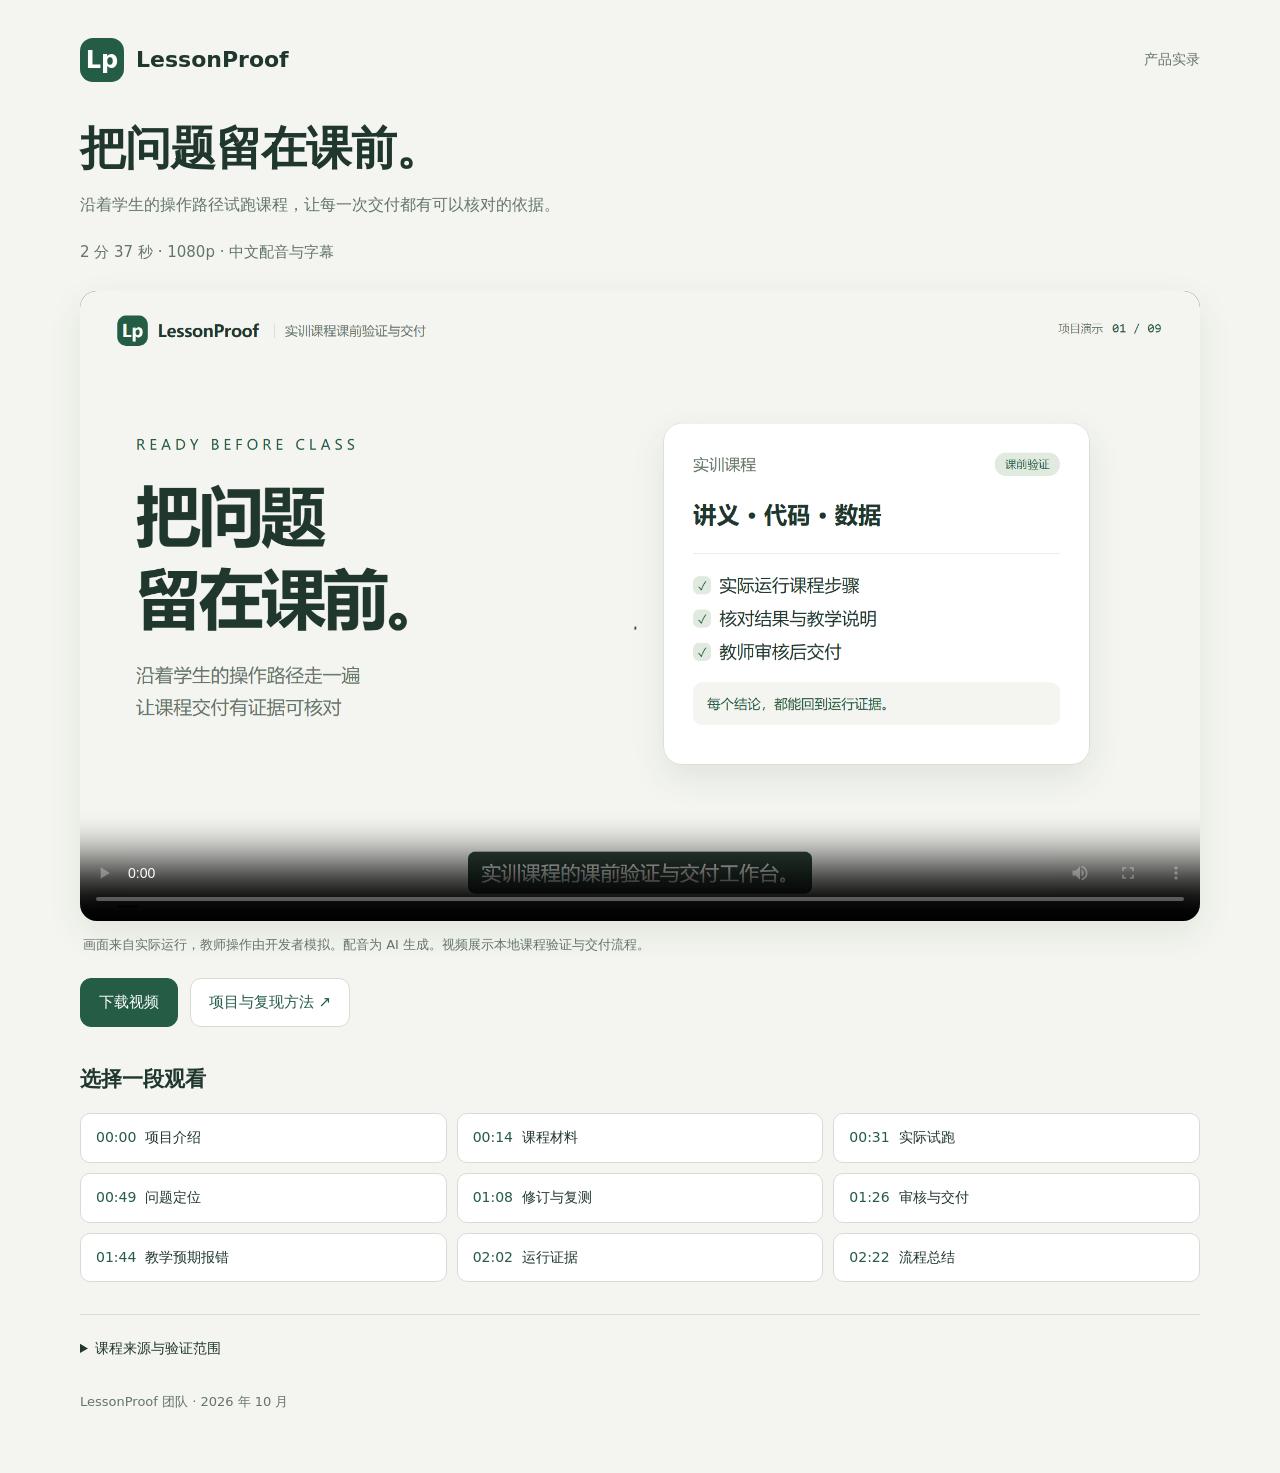
<file: index.html>
<!doctype html>
<html lang="zh-CN">
<head>
 <meta charset="utf-8">
 <meta name="viewport" content="width=device-width, initial-scale=1">
 <meta name="description" content="LessonProof 实训课程课前验证与交付工作台的真实操作演示。观看讲义问题定位、教师审核、原标准复测和学生交付。">
 <meta name="theme-color" content="#255c46">
 <title>LessonProof 产品演示</title>
 <style>
  :root{color-scheme:light;--ink:#20372d;--muted:#64756a;--green:#255c46;--line:#d4ded4}
  *{box-sizing:border-box}body{margin:0;background:#f4f5f0;color:var(--ink);font-family:system-ui,"Microsoft YaHei",sans-serif;line-height:1.7}
  main{width:min(1120px,calc(100% - 44px));margin:38px auto 60px}header{display:flex;align-items:center;gap:12px;margin-bottom:35px}.mark{display:grid;place-items:center;width:44px;height:44px;border-radius:13px;background:var(--green);color:white;font-weight:750;font-size:24px}.brand{font-size:22px;font-weight:700}header>span:last-child{margin-left:auto;color:var(--muted);font-size:14px}
  h1{font-size:clamp(28px,4.2vw,46px);line-height:1.35;letter-spacing:-.8px;margin:0 0 12px}p{color:var(--muted);margin:0 0 22px}.meta{font-size:15px;margin-bottom:25px}video{display:block;width:100%;aspect-ratio:16/9;background:#20372d;border-radius:17px;box-shadow:0 12px 36px #18371b15}figure{margin:0}figcaption{color:var(--muted);font-size:13px;margin:13px 3px 22px}
  .actions{display:flex;gap:12px;flex-wrap:wrap;align-items:center;margin-bottom:35px}a{color:var(--green);text-underline-offset:4px}.button{padding:11px 18px;border:1px solid var(--line);border-radius:11px;text-decoration:none;background:#fff;font-size:15px}.primary{background:var(--green);color:#fff;border-color:var(--green)}h2{font-size:21px;margin:25px 0 15px}.chapters{display:grid;grid-template-columns:repeat(3,1fr);gap:10px}button{font:inherit;cursor:pointer;text-align:left;border:1px solid var(--line);padding:12px 15px;background:#fff;border-radius:10px;color:var(--ink);font-size:14px}button:hover{background:#e3ecdf}button span{font-variant-numeric:tabular-nums;color:var(--green);margin-right:9px}button:focus-visible,a:focus-visible,summary:focus-visible{outline:3px solid #77aa86;outline-offset:4px}
  details{margin-top:32px;padding-top:22px;border-top:1px solid var(--line);font-size:14px;color:var(--muted)}summary{cursor:pointer;color:var(--ink)}details p{margin:15px 0 5px}footer{margin-top:30px;color:var(--muted);font-size:13px}#playback-error{margin-top:14px;padding:14px;background:#fbf2df;border-radius:10px;color:var(--ink)}[hidden]{display:none!important}
  @media(max-width:680px){main{width:calc(100% - 28px);margin-top:22px}header{margin-bottom:26px}header>span:last-child{font-size:12px}.chapters{grid-template-columns:repeat(2,1fr)}video{border-radius:11px}.actions{gap:9px}.button{font-size:14px;padding:10px 13px}figcaption{font-size:12px}}
 </style>
</head>
<body>
<main>
 <header><span class="mark" aria-hidden="true">Lp</span><span class="brand">LessonProof</span><span>产品实录</span></header>
 <h1>把问题留在课前。</h1>
 <p>沿着学生的操作路径试跑课程，让每一次交付都有可以核对的依据。</p>
 <p class="meta">2 分 37 秒 · 1080p · 中文配音与字幕</p>
 <figure>
  <video id="demo" controls playsinline webkit-playsinline preload="metadata" poster="poster.png" aria-label="LessonProof 产品演示视频">
   <source src="LessonProof-demo-1080p.mp4" type="video/mp4">
   <p>请使用下方链接下载视频观看。</p>
  </video>
  <p id="playback-error" role="status" hidden>视频暂未加载完成。可以刷新页面，或使用下方“下载视频”链接观看。</p>
  <figcaption>画面来自实际运行，教师操作由开发者模拟。配音为 AI 生成。视频展示本地课程验证与交付流程。</figcaption>
 </figure>
 <div class="actions"><a class="button primary" href="LessonProof-demo-1080p.mp4" download>下载视频</a><a class="button" href="https://github.com/HangHang04/LessonProof" target="_blank" rel="noopener noreferrer">项目与复现方法 ↗</a></div>
 <h2>选择一段观看</h2>
 <div class="chapters" aria-label="视频章节">
  <button data-time="0"><span>00:00</span>项目介绍</button><button data-time="13.8"><span>00:14</span>课程材料</button><button data-time="31.2667"><span>00:31</span>实际试跑</button>
  <button data-time="49.0667"><span>00:49</span>问题定位</button><button data-time="67.9333"><span>01:08</span>修订与复测</button><button data-time="85.7667"><span>01:26</span>审核与交付</button>
  <button data-time="103.7333"><span>01:44</span>教学预期报错</button><button data-time="121.7667"><span>02:02</span>运行证据</button><button data-time="142.1667"><span>02:22</span>流程总结</button>
 </div>
 <details><summary>课程来源与验证范围</summary>
  <p>历史讲义案例改编自 <a href="https://github.com/datacarpentry/python-ecology-lesson/pull/571/files" target="_blank" rel="noopener noreferrer">Data Carpentry 的已合并修订</a>；列表越界案例来自 <a href="https://swcarpentry.github.io/python-novice-inflammation/09-errors.html" target="_blank" rel="noopener noreferrer">Software Carpentry 的 Errors and Exceptions</a>。原作者为 The Carpentries。讲义及中文改编按 CC BY 4.0，示例代码按 MIT；数据及完整许可说明随课程包保存。</p>
  <p>课程包记录固定上游提交、原始文件哈希、署名和改编范围。本视频使用本地 Ollama、WSL 隔离环境与本地 Git 归档。真实教师试用与人工对照数据将在后续采集。</p>
 </details>
 <footer>LessonProof 团队 · 2026 年 10 月</footer>
</main>
<script>
 const video=document.getElementById('demo');
 const error=document.getElementById('playback-error');
 video.addEventListener('error',()=>{error.hidden=false});
 video.addEventListener('loadedmetadata',()=>{error.hidden=true});
 document.querySelectorAll('[data-time]').forEach(button=>button.addEventListener('click',()=>{video.currentTime=Number(button.dataset.time);video.play().catch(()=>{video.focus()});video.scrollIntoView({block:'center',behavior:'instant'})}));
</script>
</body>
</html>
</file>
